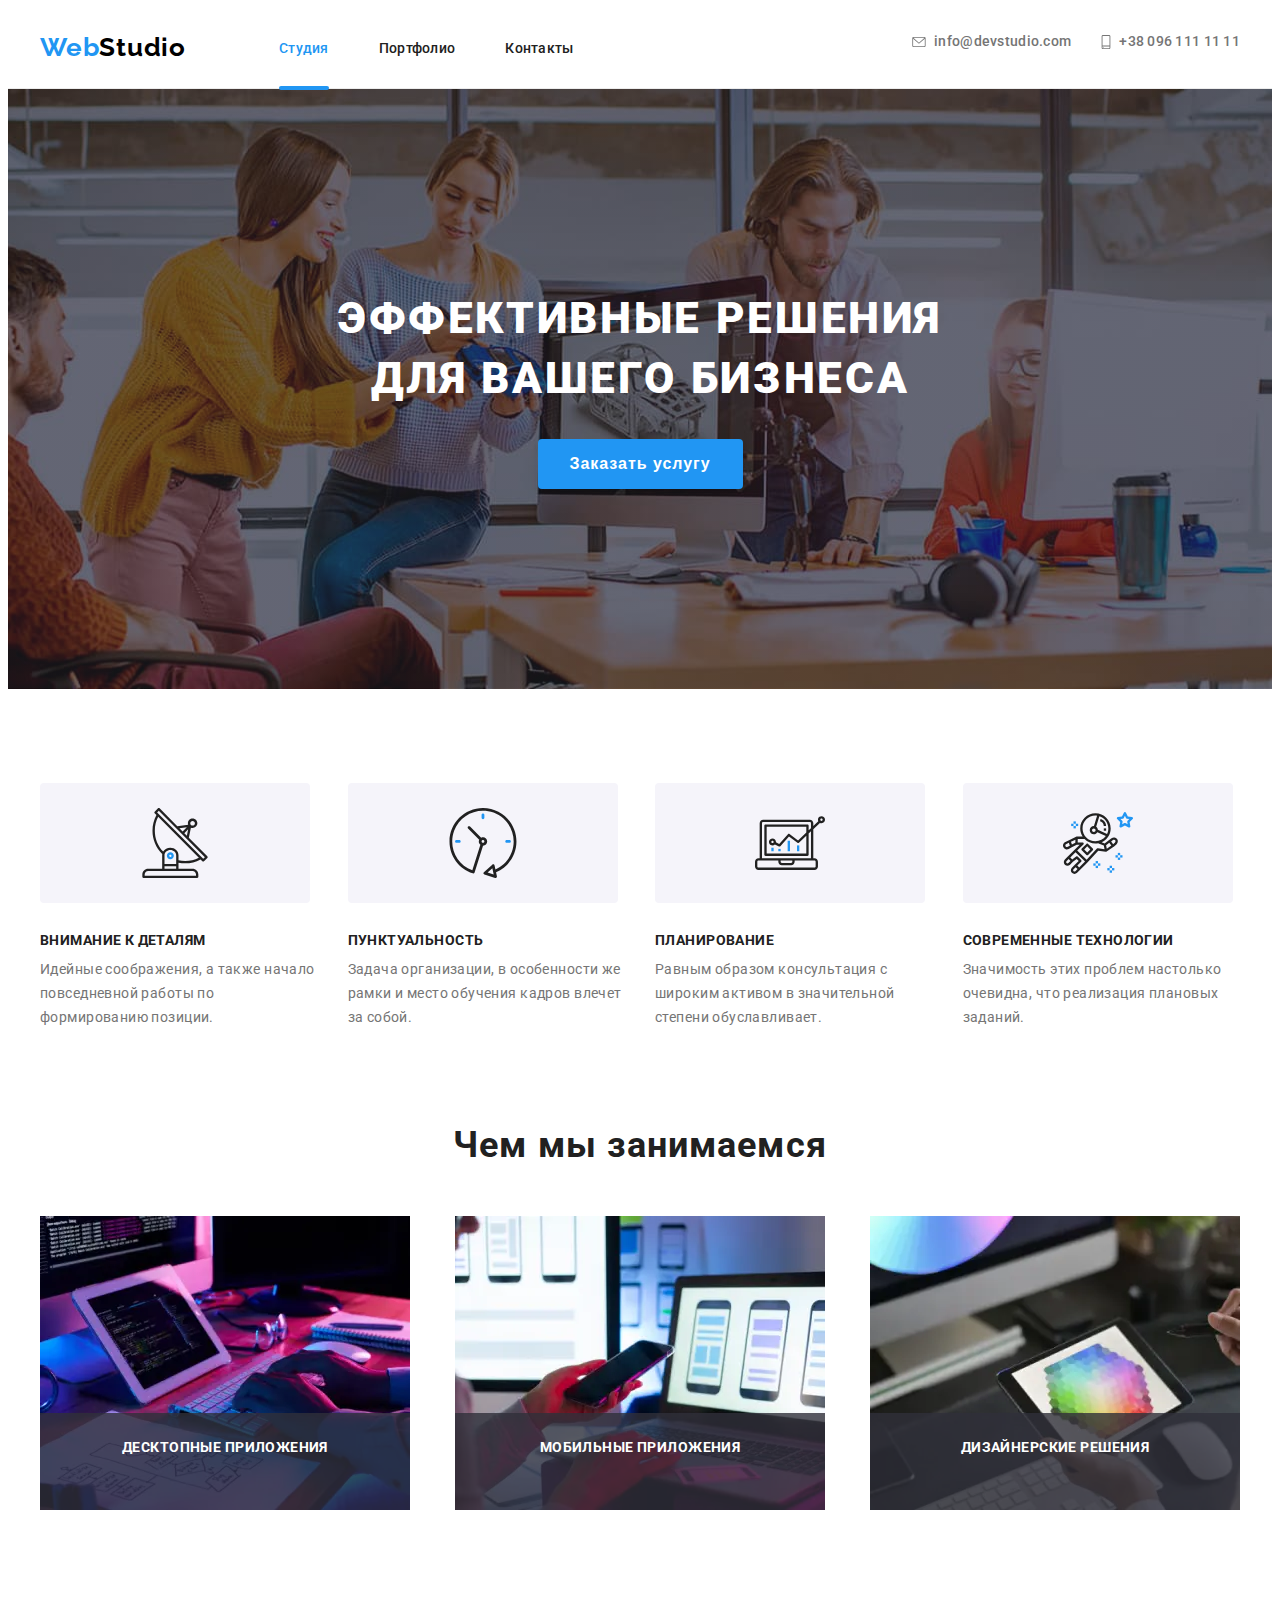
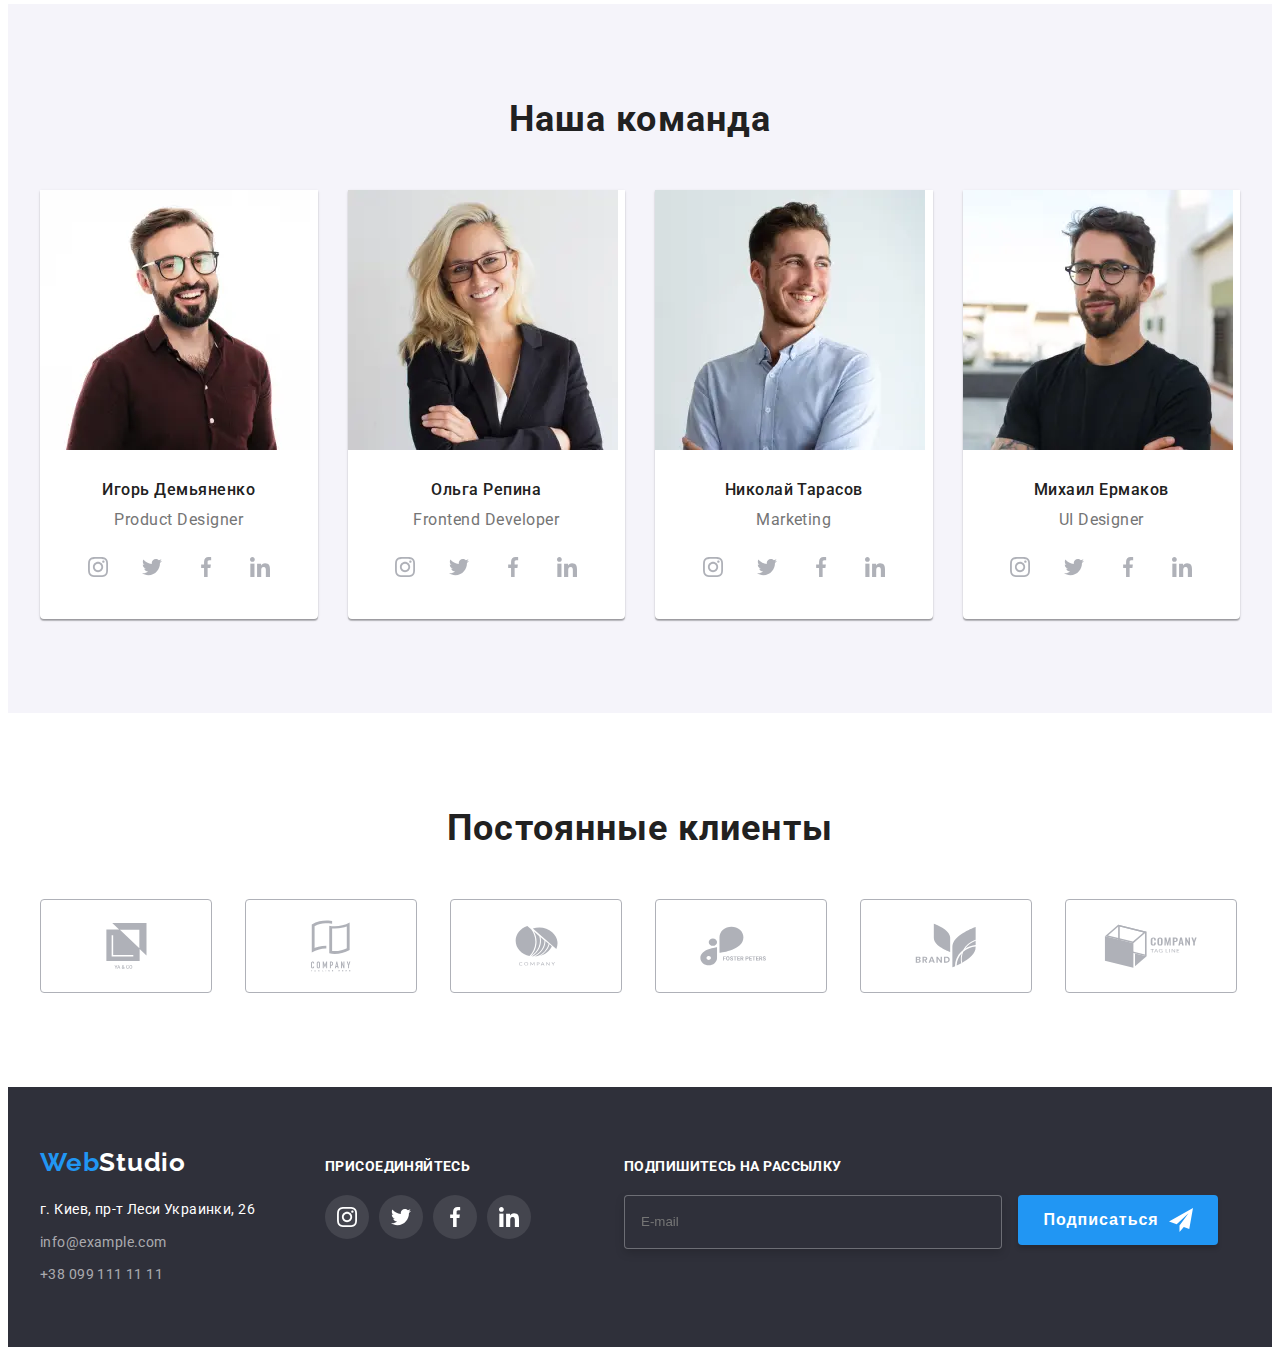
<file: index.html>
<!DOCTYPE html>
<html lang="ru">
  <head>
    <link
      rel="stylesheet"
      href="https://cdnjs.cloudflare.com/ajax/libs/modern-normalize/1.1.0/modern-normalize.min.css"
      integrity="sha512-wpPYUAdjBVSE4KJnH1VR1HeZfpl1ub8YT/NKx4PuQ5NmX2tKuGu6U/JRp5y+Y8XG2tV+wKQpNHVUX03MfMFn9Q=="
      crossorigin="anonymous"
      referrerpolicy="no-referrer"
    />
    <meta charset="UTF-8" />
    <meta http-equiv="X-UA-Compatible" content="IE=edge" />
    <meta name="viewport" content="width=device-width, initial-scale=1.0" />
    <title>WebStudio</title>
    <link rel="preconnect" href="https://fonts.gstatic.com" />
    <link
      href="https://fonts.googleapis.com/css2?family=Raleway:wght@700&family=Roboto:wght@400;500;700;900&display=swap"
      rel="stylesheet"
    />
    <link rel="stylesheet" href="./css/main.min.css" />
  </head>

  <body>
    <!--Шапка сайта (логотип, nav, контакти)-->
    <header class="header">
      <div class="container header__container">
        <nav class="nav">
          <a href="./" class="logo header__logo link"><span>Web</span>Studio</a>

          <!--Навигация на другие страницы-->
          <ul class="nav__menu list">
            <li class="nav__item">
              <a class="nav__link nav__link--current link" href="">Студия</a>
            </li>
            <li class="nav__item">
              <a class="nav__link link" href="./portfolio.html">Портфолио</a>
            </li>
            <li class="nav__item">
              <a class="nav__link link" href="">Контакты</a>
            </li>
          </ul>
        </nav>
        <!-- кнопка бургер-меню -->
        <button class="burger-btn" data-menu-open>
          <svg class="burger-btn__icon">
            <use href="./imeges/sprite.svg#burger-icon"></use>
          </svg>
        </button>

        <!--Контакты-->
        <ul class="header__contact list">
          <li class="header__contact-item">
            <a class="header__contact-mail link" href="mailto:info@devstudio.com">
              <svg class="header__contact-mail-icon">
                <use href="./imeges/sprite.svg#icon-mail"></use>
              </svg>
              info@devstudio.com</a
            >
          </li>
          <li class="header__contact-item">
            <a class="header__contact-tel link" href="tel:+380961111111">
              <svg class="header__contact-tel-icon">
                <use href="./imeges/sprite.svg#icon-tell"></use>
              </svg>
              +38 096 111 11 11</a
            >
          </li>
        </ul>
      </div>

      <!-- mobile-menu -->
      <div class="mobile-menu" data-menu>
        <div class="container mobile-menu__container">
          <button class="close-btn mobile-menu__close-btn" data-menu-close>
            <svg class="close-btn__icon">
              <use href="./imeges/sprite.svg#icon-close-black"></use>
            </svg>
          </button>
          <ul class="nav-list list">
            <li class="nav-list__item">
              <a href="./index.html" class="nav-list__link link">Студия</a>
            </li>
            <li class="nav-list__item">
              <a href="./portfolio.html" class="nav-list__link link">Портфолио</a>
            </li>
            <li class="nav-list__item">
              <a href="" class="nav-list__link link">Контакты</a>
            </li>
          </ul>
          <ul class="mobile-menu__contact list">
            <li class="mobile-menu__contact-item">
              <a class="mobile-menu__contact-tel link" href="tel:+380961111111"
                >+38 096 111 11 11</a
              >
            </li>
            <li class="mobile-menu__contact-item">
              <a class="mobile-menu__contact-mail link" href="mailto:info@devstudio.com"
                >info@devstudio.com</a
              >
            </li>
          </ul>
          <ul class="mobile-menu__social-list list">
            <li class="mobile-menu__social-item">
              <a href="#" class="mobile-menu__social-link link">Instagram</a>
            </li>
            <li class="mobile-menu__social-item">
              <a href="#" class="mobile-menu__social-link link">Twitter</a>
            </li>
            <li class="mobile-menu__social-item">
              <a href="#" class="mobile-menu__social-link link">Facebook</a>
            </li>
            <li class="mobile-menu__social-item">
              <a href="#" class="mobile-menu__social-link link">LinkedIn</a>
            </li>
          </ul>
        </div>
      </div>
    </header>

    <!--Уникальный контент страницы-->
    <main class="main">
      <!--Герой-->
      <section class="hero">
        <div class="container">
          <h1 class="hero__title">Эффективные решения для вашего бизнеса</h1>
          <button type="button" class="button main__button" data-modal-open>Заказать услугу</button>
        </div>
      </section>

      <!--Преимущества-->
      <section class="dignity">
        <div class="container">
          <h2 class="visually-hidden">Почему стоит выбрать нас</h2>
          <ul class="dignity__list list">
            <li class="dignity__item">
              <div class="dignity__icon-conteiner">
                <svg class="dignity__icon"><use href="./imeges/sprite.svg#icon-antenna"></use></svg>
              </div>
              <h3 class="dignity__title">Внимание к деталям</h3>
              <p class="dignity__text">
                Идейные соображения, а также начало повседневной работы по формированию позиции.
              </p>
            </li>

            <li class="dignity__item">
              <div class="dignity__icon-conteiner">
                <svg class="dignity__icon"><use href="./imeges/sprite.svg#icon-clock-1"></use></svg>
              </div>
              <h3 class="dignity__title">Пунктуальность</h3>
              <p class="dignity__text">
                Задача организации, в особенности же рамки и место обучения кадров влечет за собой.
              </p>
            </li>

            <li class="dignity__item">
              <div class="dignity__icon-conteiner">
                <svg class="dignity__icon"><use href="./imeges/sprite.svg#icon-diagram"></use></svg>
              </div>
              <h3 class="dignity__title">Планирование</h3>
              <p class="dignity__text">
                Равным образом консультация с широким активом в значительной степени обуславливает.
              </p>
            </li>

            <li class="dignity__item">
              <div class="dignity__icon-conteiner">
                <svg class="dignity__icon">
                  <use href="./imeges/sprite.svg#icon-astronaut"></use>
                </svg>
              </div>
              <h3 class="dignity__title">Современные технологии</h3>
              <p class="dignity__text">
                Значимость этих проблем настолько очевидна, что реализация плановых заданий.
              </p>
            </li>
          </ul>
        </div>
      </section>

      <!--Чем мы занимаемся-->
      <section class="profile">
        <div class="container">
          <h2 class="profile__titel">Чем мы занимаемся</h2>
          <ul class="profile__list list">
            <li class="profile__item">
              <picture class="picture">
                <source
                  media="(min-width: 1200px)"
                  srcset="
                    ./imeges/profile/desktop-box1.webp    1x,
                    ./imeges/profile/desktop-box1@2x.webp 2x
                  "
                  type="image/webp"
                />
                <source
                  media="(min-width: 1200px)"
                  srcset="
                    ./imeges/profile/desktop-box1.jpg    1x,
                    ./imeges/profile/desktop-box1@2x.jpg 2x
                  "
                />
                <img class="profile__img" src="#" alt="блок1" />
              </picture>
              <p class="profile__label">Десктопные приложения</p>
            </li>

            <li class="profile__item">
              <picture class="picture">
                <source
                  media="(min-width: 1200px)"
                  srcset="
                    ./imeges/profile/desktop-box2.webp    1x,
                    ./imeges/profile/desktop-box2@2x.webp 2x
                  "
                  type="image/webp"
                />
                <source
                  media="(min-width: 1200px)"
                  srcset="
                    ./imeges/profile/desktop-box2.jpg    1x,
                    ./imeges/profile/desktop-box2@2x.jpg 2x
                  "
                />
                <img class="profile__img" src="#" alt="блок2" />
              </picture>
              <p class="profile__label">Мобильные приложения</p>
            </li>

            <li class="profile__item">
              <picture class="picture">
                <source
                  media="(min-width: 1200px)"
                  srcset="
                    ./imeges/profile/desktop-box3.webp    1x,
                    ./imeges/profile/desktop-box3@2x.webp 2x
                  "
                  type="image/webp"
                />
                <source
                  media="(min-width: 1200px)"
                  srcset="
                    ./imeges/profile/desktop-box3.jpg    1x,
                    ./imeges/profile/desktop-box3@2x.jpg 2x
                  "
                />
                <img class="profile__img" src="#" alt="блок3" />
              </picture>
              <p class="profile__label">Дизайнерские решения</p>
            </li>
          </ul>
        </div>
      </section>

      <!--Наша команда-->
      <section class="team">
        <div class="container">
          <h2 class="team__title">Наша команда</h2>
          <ul class="team__list list">
            <!--team-1-->
            <li class="team__item">
              <div class="team__card">
                <picture class="picture">
                  <source
                    media="(min-width: 1200px)"
                    srcset="
                      ./imeges/team/desktop-team-1.webp    1x,
                      ./imeges/team/desktop-team-1@2x.webp 2x
                    "
                    type="image/webp"
                  />
                  <source
                    media="(min-width: 1200px)"
                    srcset="
                      ./imeges/team/desktop-team-1.jpg    1x,
                      ./imeges/team/desktop-team-1@2x.jpg 2x
                    "
                  />
                  <source
                    media="(min-width: 768px)"
                    srcset="
                      ./imeges/team/tablet-team-1.webp    1x,
                      ./imeges/team/tablet-team-1@2x.webp 2x
                    "
                    type="image/webp"
                  />
                  <source
                    media="(min-width: 768px)"
                    srcset="
                      ./imeges/team/tablet-team-1.jpg    1x,
                      ./imeges/team/tablet-team-1@2x.jpg 2x
                    "
                  />
                  <source
                    media="(min-width: 280px)"
                    srcset="
                      ./imeges/team/mobile-team-1.webp    1x,
                      ./imeges/team/mobile-team-1@2x.webp 2x
                    "
                    type="image/webp"
                  />
                  <source
                    media="(min-width: 280px)"
                    srcset="
                      ./imeges/team/mobile-team-1.jpg    1x,
                      ./imeges/team/mobile-team-1@2x.jpg 2x
                    "
                  />
                  <img class="team__img" src="#" alt="Игорь Демьяненко" />
                </picture>
                <div class="team__badge">
                  <h3 class="team__name">Игорь Демьяненко</h3>
                  <p class="team__profession">Product Designer</p>
                  <ul class="social-list list">
                    <li class="social-list__item">
                      <a class="social-list__link social-list_light" href="">
                        <svg class="social-list__icon">
                          <use href="./imeges/sprite.svg#icon-instagram"></use>
                        </svg>
                      </a>
                    </li>
                    <li class="social-list__item">
                      <a class="social-list__link social-list_light" href="">
                        <svg class="social-list__icon">
                          <use href="./imeges/sprite.svg#icon-twitter"></use>
                        </svg>
                      </a>
                    </li>
                    <li class="social-list__item">
                      <a class="social-list__link social-list_light" href="">
                        <svg class="social-list__icon">
                          <use href="./imeges/sprite.svg#icon-facebook"></use>
                        </svg>
                      </a>
                    </li>
                    <li class="social-list__item">
                      <a class="social-list__link social-list_light" href="">
                        <svg class="social-list__icon">
                          <use href="./imeges/sprite.svg#icon-linkedin"></use>
                        </svg>
                      </a>
                    </li>
                  </ul>
                </div>
              </div>
            </li>

            <!--team-2-->
            <li class="team__item">
              <div class="team__card">
                <picture class="picture">
                  <source
                    media="(min-width: 1200px)"
                    srcset="
                      ./imeges/team/team-2/desctop/desktop-team-2.webp    1x,
                      ./imeges/team/team-2/desctop/desktop-team-2@2x.webp 2x
                    "
                    type="image/webp"
                  />
                  <source
                    media="(min-width: 1200px)"
                    srcset="
                      ./imeges/team/team-2/desctop/desktop-team-2.jpg    1x,
                      ./imeges/team/team-2/desctop/desktop-team-2@2x.jpg 2x
                    "
                  />
                  <source
                    media="(min-width: 768px)"
                    srcset="
                      ./imeges/team/team-2/tablet/tablet-team-2.webp    1x,
                      ./imeges/team/team-2/tablet/tablet-team-2@2x.webp 2x
                    "
                    type="image/webp"
                  />
                  <source
                    media="(min-width: 768px)"
                    srcset="
                      ./imeges/team/team-2/tablet/tablet-team-2.jpg    1x,
                      ./imeges/team/team-2/tablet/tablet-team-2@2x.jpg 2x
                    "
                  />
                  <source
                    media="(min-width: 280px)"
                    srcset="
                      ./imeges/team/team-2/mobile/mobile-team-2.webp    1x,
                      ./imeges/team/team-2/mobile/mobile-team-2@2x.webp 2x
                    "
                    type="image/webp"
                  />
                  <source
                    media="(min-width: 280px)"
                    srcset="
                      ./imeges/team/team-2/mobile/mobile-team-2.jpg    1x,
                      ./imeges/team/team-2/mobile/mobile-team-2@2x.jpg 2x
                    "
                  />
                  <img class="team__img" src="#" alt="Ольга Репина" />
                </picture>
                <div class="team__badge">
                  <h3 class="team__name">Ольга Репина</h3>
                  <p class="team__profession">Frontend Developer</p>
                  <ul class="social-list list">
                    <li class="social-list__item">
                      <a class="social-list__link social-list_light" href="">
                        <svg class="social-list__icon">
                          <use href="./imeges/sprite.svg#icon-instagram"></use>
                        </svg>
                      </a>
                    </li>
                    <li class="social-list__item">
                      <a class="social-list__link social-list_light" href="">
                        <svg class="social-list__icon">
                          <use href="./imeges/sprite.svg#icon-twitter"></use>
                        </svg>
                      </a>
                    </li>
                    <li class="social-list__item">
                      <a class="social-list__link social-list_light" href="">
                        <svg class="social-list__icon">
                          <use href="./imeges/sprite.svg#icon-facebook"></use>
                        </svg>
                      </a>
                    </li>
                    <li class="social-list__item">
                      <a class="social-list__link social-list_light" href="">
                        <svg class="social-list__icon">
                          <use href="./imeges/sprite.svg#icon-linkedin"></use>
                        </svg>
                      </a>
                    </li>
                  </ul>
                </div>
              </div>
            </li>

            <!--team-3-->
            <li class="team__item">
              <div class="team__card">
                <picture class="picture">
                  <source
                    media="(min-width: 1200px)"
                    srcset="
                      ./imeges/team/team-3/desctop/desktop-team-3.webp    1x,
                      ./imeges/team/team-3/desctop/desktop-team-3@2x.webp 2x
                    "
                    type="image/webp"
                  />
                  <source
                    media="(min-width: 1200px)"
                    srcset="
                      ./imeges/team/team-3/desctop/desktop-team-3.jpg    1x,
                      ./imeges/team/team-3/desctop/desktop-team-3@2x.jpg 2x
                    "
                  />
                  <source
                    media="(min-width: 768px)"
                    srcset="
                      ./imeges/team/team-3/tablet/tablet-team-3.webp    1x,
                      ./imeges/team/team-3/tablet/tablet-team-3@2x.webp 2x
                    "
                    type="image/webp"
                  />
                  <source
                    media="(min-width: 768px)"
                    srcset="
                      ./imeges/team/team-3/tablet/tablet-team-3.jpg    1x,
                      ./imeges/team/team-3/tablet/tablet-team-3@2x.jpg 2x
                    "
                  />
                  <source
                    media="(min-width: 280px)"
                    srcset="
                      ./imeges/team/team-3/mobile/mobile-team-3.webp    1x,
                      ./imeges/team/team-3/mobile/mobile-team-3@2x.webp 2x
                    "
                    type="image/webp"
                  />
                  <source
                    media="(min-width: 280px)"
                    srcset="
                      ./imeges/team/team-3/mobile/mobile-team-3.jpg    1x,
                      ./imeges/team/team-3/mobile/mobile-team-3@2x.jpg 2x
                    "
                  />
                  <img class="team__img" src="#" alt="Николай Тарасов" />
                </picture>
                <div class="team__badge">
                  <h3 class="team__name">Николай Тарасов</h3>
                  <p class="team__profession">Marketing</p>
                  <ul class="social-list list">
                    <li class="social-list__item">
                      <a class="social-list__link social-list_light" href="">
                        <svg class="social-list__icon">
                          <use href="./imeges/sprite.svg#icon-instagram"></use>
                        </svg>
                      </a>
                    </li>
                    <li class="social-list__item">
                      <a class="social-list__link social-list_light" href="">
                        <svg class="social-list__icon">
                          <use href="./imeges/sprite.svg#icon-twitter"></use>
                        </svg>
                      </a>
                    </li>
                    <li class="social-list__item">
                      <a class="social-list__link social-list_light" href="">
                        <svg class="social-list__icon">
                          <use href="./imeges/sprite.svg#icon-facebook"></use>
                        </svg>
                      </a>
                    </li>
                    <li class="social-list__item">
                      <a class="social-list__link social-list_light" href="">
                        <svg class="social-list__icon">
                          <use href="./imeges/sprite.svg#icon-linkedin"></use>
                        </svg>
                      </a>
                    </li>
                  </ul>
                </div>
              </div>
            </li>

            <!--team-4-->
            <li class="team__item">
              <div class="team__card">
                <picture class="picture">
                  <source
                    media="(min-width: 1200px)"
                    srcset="
                      ./imeges/team/team-4/desctop/desktop-team-4.webp    1x,
                      ./imeges/team/team-4/desctop/desktop-team-4@2x.webp 2x
                    "
                    type="image/webp"
                  />
                  <source
                    media="(min-width: 1200px)"
                    srcset="
                      ./imeges/team/team-4/desctop/desktop-team-4.jpg    1x,
                      ./imeges/team/team-4/desctop/desktop-team-4@2x.jpg 2x
                    "
                  />
                  <source
                    media="(min-width: 768px)"
                    srcset="
                      ./imeges/team/team-4/tablet/tablet-team-4.webp    1x,
                      ./imeges/team/team-4/tablet/tablet-team-4@2x.webp 2x
                    "
                    type="image/webp"
                  />
                  <source
                    media="(min-width: 768px)"
                    srcset="
                      ./imeges/team/team-4/tablet/tablet-team-4.jpg    1x,
                      ./imeges/team/team-4/tablet/tablet-team-4@2x.jpg 2x
                    "
                  />
                  <source
                    media="(min-width: 280px)"
                    srcset="
                      ./imeges/team/team-4/mobile/mobile-team-4.webp    1x,
                      ./imeges/team/team-4/mobile/mobile-team-4@2x.webp 2x
                    "
                    type="image/webp"
                  />
                  <source
                    media="(min-width: 280px)"
                    srcset="
                      ./imeges/team/team-4/mobile/mobile-team-4.jpg    1x,
                      ./imeges/team/team-4/mobile/mobile-team-4@2x.jpg 2x
                    "
                  />
                  <img class="team__img" src="#" alt="Михаил Ермаков" />
                </picture>
                <div class="team__badge">
                  <h3 class="team__name">Михаил Ермаков</h3>
                  <p class="team__profession">UI Designer</p>
                  <ul class="social-list list">
                    <li class="social-list__item">
                      <a class="social-list__link social-list_light" href="">
                        <svg class="social-list__icon">
                          <use href="./imeges/sprite.svg#icon-instagram"></use>
                        </svg>
                      </a>
                    </li>
                    <li class="social-list__item">
                      <a class="social-list__link social-list_light" href="">
                        <svg class="social-list__icon">
                          <use href="./imeges/sprite.svg#icon-twitter"></use>
                        </svg>
                      </a>
                    </li>
                    <li class="social-list__item">
                      <a class="social-list__link social-list_light" href="">
                        <svg class="social-list__icon">
                          <use href="./imeges/sprite.svg#icon-facebook"></use>
                        </svg>
                      </a>
                    </li>
                    <li class="social-list__item">
                      <a class="social-list__link social-list_light" href="">
                        <svg class="social-list__icon">
                          <use href="./imeges/sprite.svg#icon-linkedin"></use>
                        </svg>
                      </a>
                    </li>
                  </ul>
                </div>
              </div>
            </li>
          </ul>
        </div>
      </section>

      <!-- Постоянные клиенты -->
      <section class="clients">
        <div class="container">
          <h2 class="clients__title">Постоянные клиенты</h2>
          <ul class="clients__list list">
            <li class="clients__item">
              <a class="clients__link" href="">
                <svg class="clients__icon" width="41" height="46">
                  <use href="./imeges/sprite.svg#icon-client-1"></use>
                </svg>
              </a>
            </li>

            <li class="clients__item">
              <a class="clients__link" href="">
                <svg class="clients__icon" width="40" height="52">
                  <use href="./imeges/sprite.svg#icon-client-2"></use>
                </svg>
              </a>
            </li>

            <li class="clients__item">
              <a class="clients__link" href="">
                <svg class="clients__icon" width="43" height="41">
                  <use href="./imeges/sprite.svg#icon-client-3"></use>
                </svg>
              </a>
            </li>

            <li class="clients__item">
              <a class="clients__link" href="">
                <svg class="clients__icon" width="84" height="40">
                  <use href="./imeges/sprite.svg#icon-client-4"></use>
                </svg>
              </a>
            </li>

            <li class="clients__item">
              <a class="clients__link" href="">
                <svg class="clients__icon" width="62" height="45">
                  <use href="./imeges/sprite.svg#icon-client-5"></use>
                </svg>
              </a>
            </li>

            <li class="clients__item">
              <a class="clients__link" href="">
                <svg class="clients__icon" width="94" height="44">
                  <use href="./imeges/sprite.svg#icon-client-6"></use>
                </svg>
              </a>
            </li>
          </ul>
        </div>
      </section>
    </main>

    <!--Подвал страницы-->
    <footer class="footer">
      <div class="container">
        <div class="footer__contact-data">
          <!-- Адресс -->
          <div class="footer__contact">
            <section class="contact-info">
              <a href="./" class="logo footer__logo link"><span>Web</span>Studio</a>
              <address class="contact-info__address">
                <ul class="contact-info__list list">
                  <li class="contact-info__item">
                    <a
                      class="contact-info__address-link link"
                      href="https://goo.gl/maps/ubs8C16pTjqJVdpH9"
                      target="_blank"
                      rel="noopener noreferrer"
                      >г. Киев, пр-т Леси Украинки, 26</a
                    >
                  </li>
                  <li class="contact-info__item">
                    <a class="contact-info__link link" href="mailto:info@example.com"
                      >info@example.com</a
                    >
                  </li>
                  <li class="contact-info__item">
                    <a class="contact-info__link link" href="tel:+380991111111"
                      >+38 099 111 11 11</a
                    >
                  </li>
                </ul>
              </address>
            </section>
            <!-- Присоединяйтесь -->
            <section class="social-footer">
              <p class="social-footer__title">Присоединяйтесь</p>
              <ul class="social-list list">
                <li class="social-footer__item">
                  <a class="social-list__link social-list_dark" href="">
                    <svg class="social-list__icon">
                      <use href="./imeges/sprite.svg#icon-instagram"></use>
                    </svg>
                  </a>
                </li>
                <li class="social-footer__item">
                  <a class="social-list__link social-list_dark" href="">
                    <svg class="social-list__icon">
                      <use href="./imeges/sprite.svg#icon-twitter"></use>
                    </svg>
                  </a>
                </li>
                <li class="social-footer-item">
                  <a class="social-list__link social-list_dark" href="">
                    <svg class="social-list__icon">
                      <use href="./imeges/sprite.svg#icon-facebook"></use>
                    </svg>
                  </a>
                </li>
                <li class="social-footer__item">
                  <a class="social-list__link social-list_dark" href="">
                    <svg class="social-list__icon">
                      <use href="./imeges/sprite.svg#icon-linkedin"></use>
                    </svg>
                  </a>
                </li>
              </ul>
            </section>
          </div>

          <!-- Подписка на рассылку -->
          <section class="footer__newsletter">
            <p class="footer__newsletter-text">Подпишитесь на рассылку</p>
            <form action="#" class="footer__form">
              <label class="footer__form-field">
                <input
                  type="email"
                  name="user-mail"
                  class="footer__form-input"
                  placeholder="E-mail"
                />
              </label>
              <button type="submit" class="button footer__form-button">
                Подписаться
                <svg class="footer__icon-send">
                  <use href="./imeges/sprite.svg#icon-icon-send"></use>
                </svg>
              </button>
            </form>
          </section>
        </div>
      </div>
    </footer>

    <!-- Модальное окно с backdrop -->
    <div class="backdrop is-hidden" data-modal>
      <div class="modal">
        <button type="button" class="modal__close-btn" data-modal-close>
          <svg class="modal__close-btn-icon">
            <use href="./imeges/sprite.svg#icon-close-black"></use>
          </svg>
        </button>

        <form action="#" class="modal-form">
          <b class="modal-form__head">Оставьте свои данные, мы вам перезвоним</b>

          <label class="modal-form__field"
            >Имя
            <span class="modal-form__input-wrapper">
              <input
                type="text"
                class="modal-form__input"
                name="user-name"
                required
                minlength="2"
                pattern="[a-zA-Zа-яёА-ЯЁ]+"
                title="Имя должно содержать символы кирилицы или латиницы"
              />
              <svg class="modal-form__icon">
                <use href="./imeges/sprite.svg#icon-person-modal"></use>
              </svg>
            </span>
          </label>

          <label class="modal-form__field"
            >Телефон
            <span class="modal-form__input-wrapper">
              <input
                type="tel"
                class="modal-form__input"
                name="user-tel"
                pattern="[0-9]{3}-[0-9]{3}-[0-9]{2}-[0-9]{2}"
                title="096-000-00-00"
                required
              />
              <svg class="modal-form__icon">
                <use href="./imeges/sprite.svg#icon-phone-modal"></use>
              </svg>
            </span>
          </label>

          <label class="modal-form__field"
            >Почта
            <span class="modal-form__input-wrapper">
              <input type="email" class="modal-form__input" name="user-mail" required />
              <svg class="modal-form__icon">
                <use href="./imeges/sprite.svg#icon-email-modal"></use>
              </svg>
            </span>
          </label>

          <label class="modal-form__field"
            >Комментарий
            <textarea
              class="modal-form__message"
              name="user-message"
              placeholder="Введите текст"
            ></textarea>
          </label>

          <input type="checkbox" id="accept-policy" class="modal-form__checkbox visually-hidden" />
          <label for="accept-policy" class="modal-form__checkbox-label"
            ><span class=""
              >Соглашаюсь с рассылкой и принимаю&nbsp;<a href="#" class="modal-form__label-link"
                >Условия договора</a
              ></span
            >
          </label>

          <button type="submit" class="modal-form__button">Отправить</button>
        </form>
      </div>
    </div>

    <script src="./js/menu.js"></script>
    <script src="./js/modal.js"></script>
  </body>
</html>
</file>
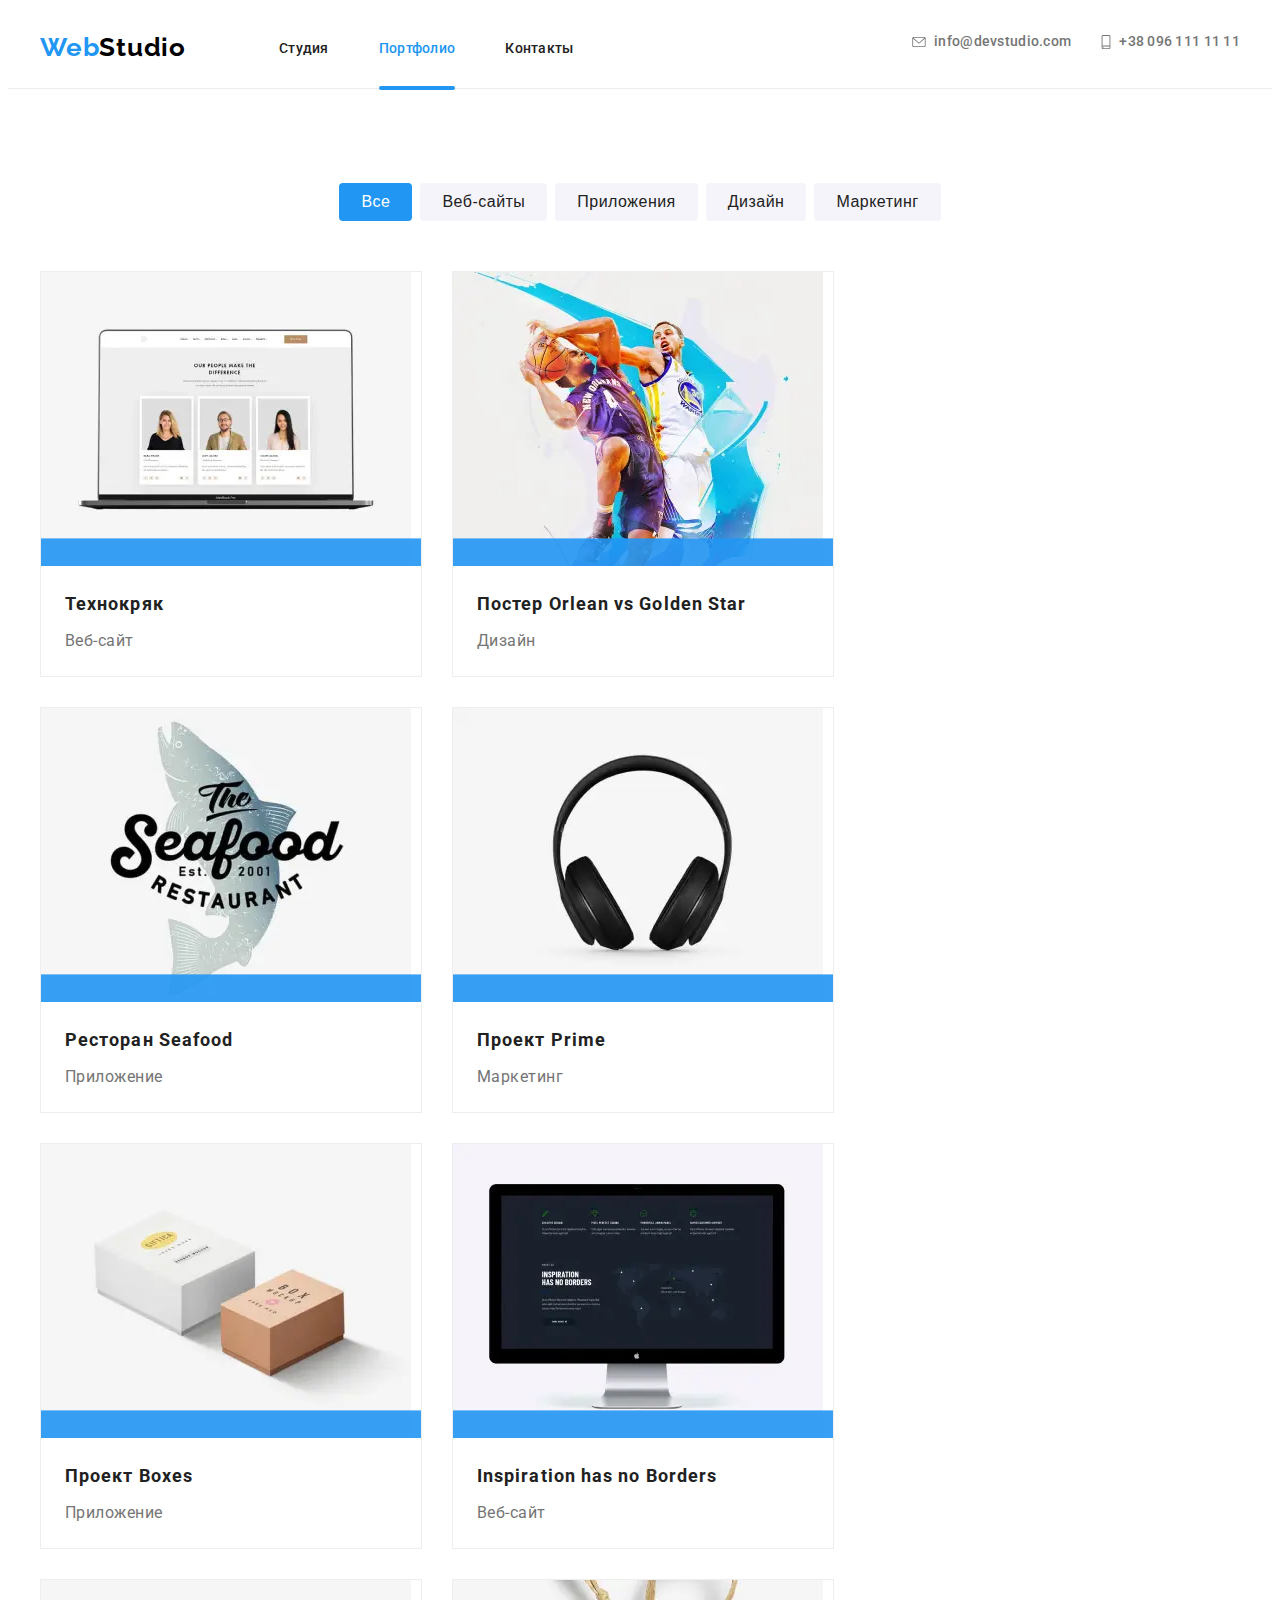
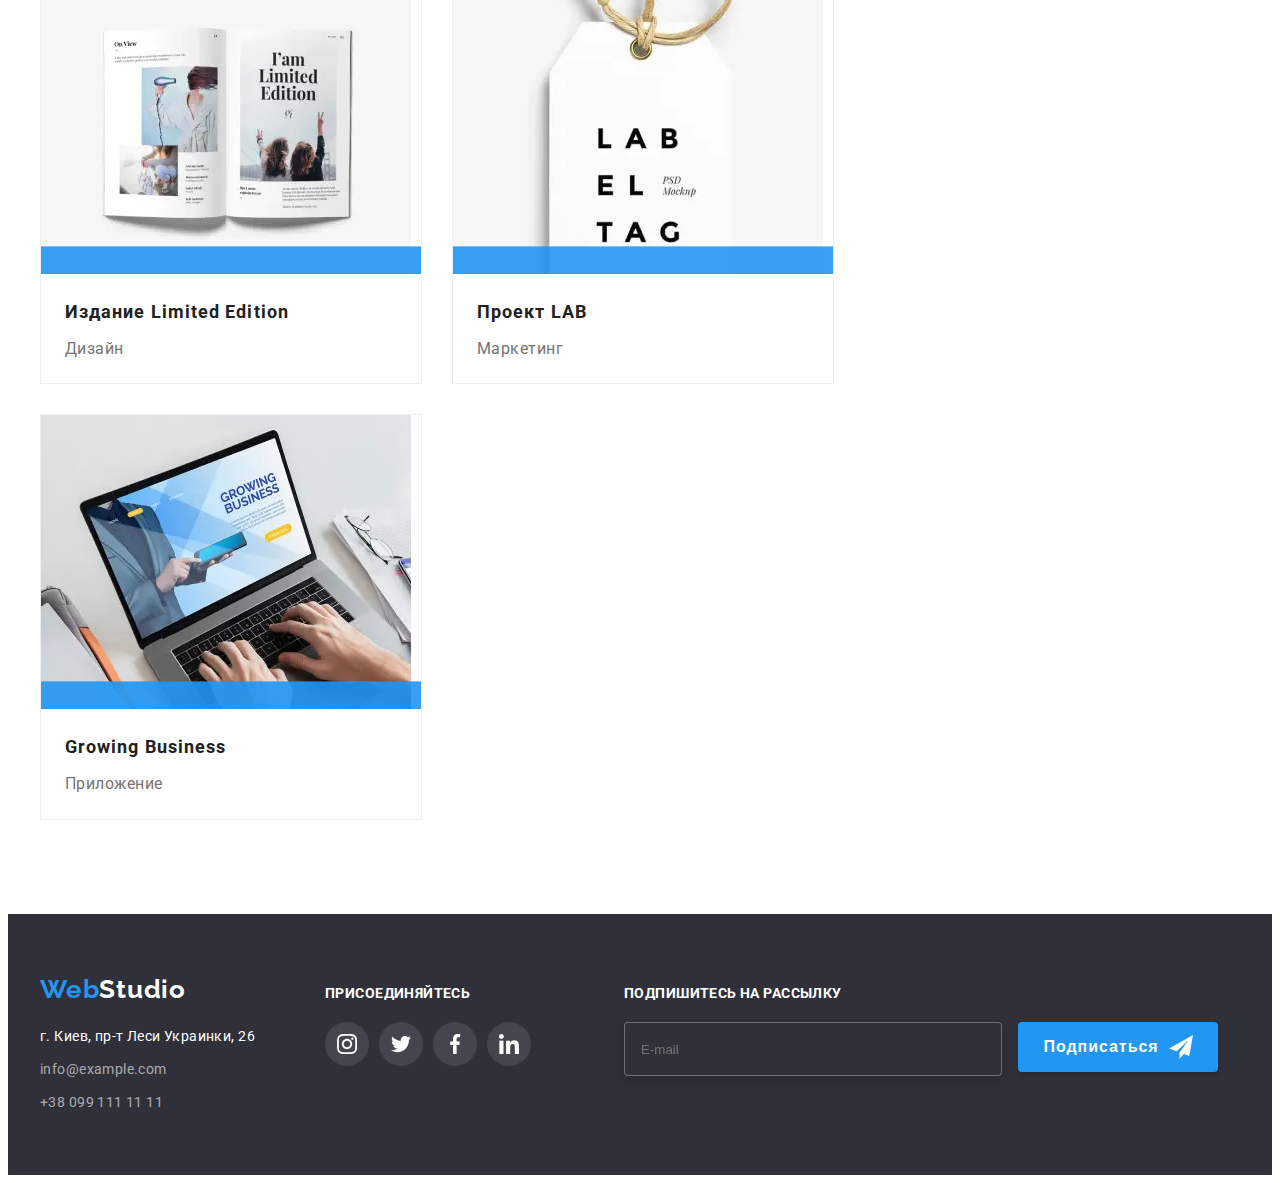
<file: portfolio.html>
<!DOCTYPE html>
<html lang="ru">
  <head>
    <link
      rel="stylesheet"
      href="https://cdnjs.cloudflare.com/ajax/libs/modern-normalize/1.1.0/modern-normalize.min.css"
      integrity="sha512-wpPYUAdjBVSE4KJnH1VR1HeZfpl1ub8YT/NKx4PuQ5NmX2tKuGu6U/JRp5y+Y8XG2tV+wKQpNHVUX03MfMFn9Q=="
      crossorigin="anonymous"
      referrerpolicy="no-referrer"
    />
    <meta charset="UTF-8" />
    <meta http-equiv="X-UA-Compatible" content="IE=edge" />
    <meta name="viewport" content="width=device-width, initial-scale=1.0" />
    <title>WebStudio</title>
    <link rel="preconnect" href="https://fonts.gstatic.com" />
    <link
      href="https://fonts.googleapis.com/css2?family=Raleway:wght@700&family=Roboto:wght@400;500;700;900&display=swap"
      rel="stylesheet"
    />
    <link rel="stylesheet" href="./css/main.min.css" />
  </head>

  <body>
    <!--Шапка сайта (логотип, nav, контакти)-->
    <header class="header">
      <div class="container header__container">
        <nav class="nav">
          <a href="./" class="logo header__logo link"><span>Web</span>Studio</a>

          <!--Навигация на другие страницы-->
          <ul class="nav__menu list">
            <li class="nav__item">
              <a class="nav__link link" href="./index.html">Студия</a>
            </li>
            <li class="nav__item">
              <a class="nav__link nav__link--current link" href="./portfolio.html">Портфолио</a>
            </li>
            <li class="nav__item">
              <a class="nav__link link" href="">Контакты</a>
            </li>
          </ul>
        </nav>
        <!-- кнопка бургер-меню -->
        <button class="burger-btn" data-menu-open>
          <svg class="burger-btn__icon">
            <use href="./imeges/sprite.svg#burger-icon"></use>
          </svg>
        </button>

        <!--Контакты-->
        <ul class="header__contact list">
          <li class="header__contact-item">
            <a class="header__contact-mail link" href="mailto:info@devstudio.com">
              <svg class="header__contact-mail-icon">
                <use href="./imeges/sprite.svg#icon-mail"></use>
              </svg>
              info@devstudio.com</a
            >
          </li>
          <li class="header__contact-item">
            <a class="header__contact-tel link" href="tel:+380961111111">
              <svg class="header__contact-tel-icon">
                <use href="./imeges/sprite.svg#icon-tell"></use>
              </svg>
              +38 096 111 11 11</a
            >
          </li>
        </ul>
      </div>

      <!-- mobile-menu -->
      <div class="mobile-menu" data-menu>
        <div class="container mobile-menu__container">
          <button class="close-btn mobile-menu__close-btn" data-menu-close>
            <svg class="close-btn__icon">
              <use href="./imeges/sprite.svg#icon-close-black"></use>
            </svg>
          </button>
          <ul class="nav-list list">
            <li class="nav-list__item">
              <a href="./index.html" class="nav-list__link link">Студия</a>
            </li>
            <li class="nav-list__item">
              <a href="./portfolio.html" class="nav-list__link link">Портфолио</a>
            </li>
            <li class="nav-list__item">
              <a href="" class="nav-list__link link">Контакты</a>
            </li>
          </ul>
          <ul class="mobile-menu__contact list">
            <li class="mobile-menu__contact-item">
              <a class="mobile-menu__contact-tel link" href="tel:+380961111111"
                >+38 096 111 11 11</a
              >
            </li>
            <li class="mobile-menu__contact-item">
              <a class="mobile-menu__contact-mail link" href="mailto:info@devstudio.com"
                >info@devstudio.com</a
              >
            </li>
          </ul>
          <ul class="mobile-menu__social-list list">
            <li class="mobile-menu__social-item">
              <a href="" class="mobile-menu__social-link link">Instagram</a>
            </li>
            <li class="mobile-menu__social-item">
              <a href="" class="mobile-menu__social-link link">Twitter</a>
            </li>
            <li class="mobile-menu__social-item">
              <a href="" class="mobile-menu__social-link link">Facebook</a>
            </li>
            <li class="mobile-menu__social-item">
              <a href="" class="mobile-menu__social-link link">LinkedIn</a>
            </li>
          </ul>
        </div>
      </div>
    </header>
    <!--Уникальный контент страницы-->
    <main>
      <section class="portfolio">
        <div class="container">
          <h1 class="visually-hidden">Портофолио</h1>
          <!--Фильтр-кнопки-->
          <ul class="portfolio__filter list">
            <li class="portfolio__filter-item">
              <button type="button" class="portfolio__filter-btn current">Все</button>
            </li>
            <li class="portfolio__filter-item">
              <button type="button" class="portfolio__filter-btn">Веб-сайты</button>
            </li>
            <li class="portfolio__filter-item">
              <button type="button" class="portfolio__filter-btn">Приложения</button>
            </li>
            <li class="portfolio__filter-item">
              <button type="button" class="portfolio__filter-btn">Дизайн</button>
            </li>
            <li class="portfolio__filter-item">
              <button type="button" class="portfolio__filter-btn">Маркетинг</button>
            </li>
          </ul>

          <!--Роботы проведенные студией-->
          <ul class="project__list list">
            <li class="project__item">
              <a class="project__link link" href="">
                <div class="project__div-overlay">
                  <picture class="picture">
                    <source
                      media="(min-width: 1200px)"
                      srcset="
                        ./imeges/portfolio-page/desktop/desktop-project1.webp    1x,
                        ./imeges/portfolio-page/desktop/desktop-project1@2x.webp 2x
                      "
                      type="image/webp"
                    />
                    <source
                      media="(min-width: 1200px)"
                      srcset="
                        ./imeges/portfolio-page/desktop/desktop-project1.jpg    1x,
                        ./imeges/portfolio-page/desktop/desktop-project1@2x.jpg 2x
                      "
                    />
                    <source
                      media="(min-width: 768px)"
                      srcset="
                        ./imeges/portfolio-page/tablet/tablet-project1.webp         1x,
                        ./imeges/portfolio-page/tablet/tablet-project1.webp@2x.webp 2x
                      "
                      type="image/webp"
                    />
                    <source
                      media="(min-width: 768px)"
                      srcset="
                        ./imeges/portfolio-page/tablet/tablet-project1.webp.jpg    1x,
                        ./imeges/portfolio-page/tablet/tablet-project1.webp@2x.jpg 2x
                      "
                    />
                    <source
                      media="(min-width: 280px)"
                      srcset="
                        ./imeges/portfolio-page/mobile/mobile-project1.webp    1x,
                        ./imeges/portfolio-page/mobile/mobile-project1@2x.webp 2x
                      "
                      type="image/webp"
                    />
                    <source
                      media="(min-width: 280px)"
                      srcset="
                        ./imeges/portfolio-page/mobile/mobile-project1.jpg    1x,
                        ./imeges/portfolio-page/mobile/mobile-project1@2x.jpg 2x
                      "
                    />
                    <img class="project__img" src="#" alt="Веб-сайт" />
                  </picture>
                  <p class="project__overlay">
                    Технокряк это современная площадка распространения коронавируса. Компании
                    используют эту платформу для цифрового шпионажа и атак на защищённые сервера
                    конкурентов.
                  </p>
                </div>
                <div class="project__card">
                  <h2 class="project__title">Технокряк</h2>
                  <p class="project__text">Веб-сайт</p>
                </div>
              </a>
            </li>

            <li class="project__item">
              <a class="project__link link" href="">
                <div class="project__div-overlay">
                  <picture class="picture">
                    <source
                      media="(min-width: 1200px)"
                      srcset="
                        ./imeges/portfolio-page/desktop/desktop-project2.webp    1x,
                        ./imeges/portfolio-page/desktop/desktop-project2@2x.webp 2x
                      "
                      type="image/webp"
                    />
                    <source
                      media="(min-width: 1200px)"
                      srcset="
                        ./imeges/portfolio-page/desktop/desktop-project2.jpg    1x,
                        ./imeges/portfolio-page/desktop/desktop-project2@2x.jpg 2x
                      "
                    />
                    <source
                      media="(min-width: 768px)"
                      srcset="
                        ./imeges/portfolio-page/tablet/tablet-project2.webp         1x,
                        ./imeges/portfolio-page/tablet/tablet-project2.webp@2x.webp 2x
                      "
                      type="image/webp"
                    />
                    <source
                      media="(min-width: 768px)"
                      srcset="
                        /imeges/portfolio-page/tablet/tablet-project2.jpg    1x,
                        /imeges/portfolio-page/tablet/tablet-project2@2x.jpg 2x
                      "
                    />
                    <source
                      media="(min-width: 280px)"
                      srcset="
                        ./imeges/portfolio-page/mobile/mobile-project2.webp    1x,
                        ./imeges/portfolio-page/mobile/mobile-project2@2x.webp 2x
                      "
                      type="image/webp"
                    />
                    <source
                      media="(min-width: 280px)"
                      srcset="
                        /imeges/portfolio-page/mobile/mobile-project2.jpg    1x,
                        /imeges/portfolio-page/mobile/mobile-project2@2x.jpg 2x
                      "
                    />

                    <img class="project__img" src="#" alt="Постер" />
                  </picture>
                  <p class="project__overlay">
                    Технокряк это современная площадка распространения коронавируса. Компании
                    используют эту платформу для цифрового шпионажа и атак на защищённые сервера
                    конкурентов.
                  </p>
                </div>
                <div class="project__card">
                  <h2 class="project__title">
                    Постер <span lang="en">Orlean vs Golden Star</span>
                  </h2>
                  <p class="project__text">Дизайн</p>
                </div>
              </a>
            </li>

            <li class="project__item">
              <a class="project__link link" href="">
                <div class="project__div-overlay">
                  <picture class="picture">
                    <source
                      media="(min-width: 1200px)"
                      srcset="
                        ./imeges/portfolio-page/desktop/desktop-project3.webp    1x,
                        ./imeges/portfolio-page/desktop/desktop-project3@2x.webp 2x
                      "
                      type="image/webp"
                    />
                    <source
                      media="(min-width: 1200px)"
                      srcset="
                        ./imeges/portfolio-page/desktop/desktop-project3.jpg    1x,
                        ./imeges/portfolio-page/desktop/desktop-project3@2x.jpg 2x
                      "
                    />
                    <source
                      media="(min-width: 768px)"
                      srcset="
                        ./imeges/portfolio-page/tablet/tablet-project3.webp         1x,
                        ./imeges/portfolio-page/tablet/tablet-project3.webp@2x.webp 2x
                      "
                      type="image/webp"
                    />
                    <source
                      media="(min-width: 768px)"
                      srcset="
                        ./imeges/portfolio-page/tablet/tablet-project3.webp.jpg    1x,
                        ./imeges/portfolio-page/tablet/tablet-project3.webp@2x.jpg 2x
                      "
                    />
                    <source
                      media="(min-width: 280px)"
                      srcset="
                        ./imeges/portfolio-page/mobile/mobile-project3.webp    1x,
                        ./imeges/portfolio-page/mobile/mobile-project3@2x.webp 2x
                      "
                      type="image/webp"
                    />
                    <source
                      media="(min-width: 280px)"
                      srcset="
                        ./imeges/portfolio-page/mobile/mobile-project3.jpg    1x,
                        ./imeges/portfolio-page/mobile/mobile-project3@2x.jpg 2x
                      "
                    />
                    <img class="project__img" src="#" alt="Логотип ресторана Seafood" />
                  </picture>
                  <p class="project__overlay">
                    Технокряк это современная площадка распространения коронавируса. Компании
                    используют эту платформу для цифрового шпионажа и атак на защищённые сервера
                    конкурентов.
                  </p>
                </div>
                <div class="project__card">
                  <h2 class="project__title">Ресторан <span lang="en">Seafood</span></h2>
                  <p class="project__text">Приложение</p>
                </div>
              </a>
            </li>

            <li class="project__item">
              <a class="project__link link" href="">
                <div class="project__div-overlay">
                  <picture class="picture">
                    <source
                      media="(min-width: 1200px)"
                      srcset="
                        ./imeges/portfolio-page/desktop/desktop-project4.webp    1x,
                        ./imeges/portfolio-page/desktop/desktop-project4@2x.webp 2x
                      "
                      type="image/webp"
                    />
                    <source
                      media="(min-width: 1200px)"
                      srcset="
                        ./imeges/portfolio-page/desktop/desktop-project4.jpg    1x,
                        ./imeges/portfolio-page/desktop/desktop-project4@2x.jpg 2x
                      "
                    />
                    <source
                      media="(min-width: 768px)"
                      srcset="
                        ./imeges/portfolio-page/tablet/tablet-project4.webp         1x,
                        ./imeges/portfolio-page/tablet/tablet-project4.webp@2x.webp 2x
                      "
                      type="image/webp"
                    />
                    <source
                      media="(min-width: 768px)"
                      srcset="
                        ./imeges/portfolio-page/tablet/tablet-project4.webp.jpg    1x,
                        ./imeges/portfolio-page/tablet/tablet-project4.webp@2x.jpg 2x
                      "
                    />
                    <source
                      media="(min-width: 280px)"
                      srcset="
                        ./imeges/portfolio-page/mobile/mobile-project4.webp    1x,
                        ./imeges/portfolio-page/mobile/mobile-project4@2x.webp 2x
                      "
                      type="image/webp"
                    />
                    <source
                      media="(min-width: 280px)"
                      srcset="
                        ./imeges/portfolio-page/mobile/mobile-project4.jpg    1x,
                        ./imeges/portfolio-page/mobile/mobile-project4@2x.jpg 2x
                      "
                    />
                    <img class="project__img" src="#" alt="Наушники" />
                  </picture>
                  <p class="project__overlay">
                    Технокряк это современная площадка распространения коронавируса. Компании
                    используют эту платформу для цифрового шпионажа и атак на защищённые сервера
                    конкурентов.
                  </p>
                </div>
                <div class="project__card">
                  <h2 class="project__title">Проект <span lang="en">Prime</span></h2>
                  <p class="project__text">Маркетинг</p>
                </div>
              </a>
            </li>

            <li class="project__item">
              <a class="project__link link" href="">
                <div class="project__div-overlay">
                  <picture class="picture">
                    <source
                      media="(min-width: 1200px)"
                      srcset="
                        ./imeges/portfolio-page/desktop/desktop-project5.webp    1x,
                        ./imeges/portfolio-page/desktop/desktop-project5@2x.webp 2x
                      "
                      type="image/webp"
                    />
                    <source
                      media="(min-width: 1200px)"
                      srcset="
                        ./imeges/portfolio-page/desktop/desktop-project5.jpg    1x,
                        ./imeges/portfolio-page/desktop/desktop-project5@2x.jpg 2x
                      "
                    />
                    <source
                      media="(min-width: 768px)"
                      srcset="
                        ./imeges/portfolio-page/tablet/tablet-project5.webp         1x,
                        ./imeges/portfolio-page/tablet/tablet-project5.webp@2x.webp 2x
                      "
                      type="image/webp"
                    />
                    <source
                      media="(min-width: 768px)"
                      srcset="
                        ./imeges/portfolio-page/tablet/tablet-project5.webp.jpg    1x,
                        ./imeges/portfolio-page/tablet/tablet-project5.webp@2x.jpg 2x
                      "
                    />
                    <source
                      media="(min-width: 280px)"
                      srcset="
                        ./imeges/portfolio-page/mobile/mobile-project5.webp    1x,
                        ./imeges/portfolio-page/mobile/mobile-project5@2x.webp 2x
                      "
                      type="image/webp"
                    />
                    <source
                      media="(min-width: 280px)"
                      srcset="
                        ./imeges/portfolio-page/mobile/mobile-project5.jpg    1x,
                        ./imeges/portfolio-page/mobile/mobile-project5@2x.jpg 2x
                      "
                    />
                    <img class="project__img" src="#" alt="Коробки" />
                  </picture>
                  <p class="project__overlay">
                    Технокряк это современная площадка распространения коронавируса. Компании
                    используют эту платформу для цифрового шпионажа и атак на защищённые сервера
                    конкурентов.
                  </p>
                </div>
                <div class="project__card">
                  <h2 class="project__title">Проект <span lang="en">Boxes</span></h2>
                  <p class="project__text">Приложение</p>
                </div>
              </a>
            </li>

            <li class="project__item">
              <a class="project__link link" href="">
                <div class="project__div-overlay">
                  <picture class="picture">
                    <source
                      media="(min-width: 1200px)"
                      srcset="
                        ./imeges/portfolio-page/desktop/desktop-project6.webp    1x,
                        ./imeges/portfolio-page/desktop/desktop-project6@2x.webp 2x
                      "
                      type="image/webp"
                    />
                    <source
                      media="(min-width: 1200px)"
                      srcset="
                        ./imeges/portfolio-page/desktop/desktop-project6.jpg    1x,
                        ./imeges/portfolio-page/desktop/desktop-project6@2x.jpg 2x
                      "
                    />
                    <source
                      media="(min-width: 768px)"
                      srcset="
                        ./imeges/portfolio-page/tablet/tablet-project6.webp         1x,
                        ./imeges/portfolio-page/tablet/tablet-project6.webp@2x.webp 2x
                      "
                      type="image/webp"
                    />
                    <source
                      media="(min-width: 768px)"
                      srcset="
                        ./imeges/portfolio-page/tablet/tablet-project6.webp.jpg    1x,
                        ./imeges/portfolio-page/tablet/tablet-project6.webp@2x.jpg 2x
                      "
                    />
                    <source
                      media="(min-width: 280px)"
                      srcset="
                        ./imeges/portfolio-page/mobile/mobile-project6.webp    1x,
                        ./imeges/portfolio-page/mobile/mobile-project6@2x.webp 2x
                      "
                      type="image/webp"
                    />
                    <source
                      media="(min-width: 280px)"
                      srcset="
                        ./imeges/portfolio-page/mobile/mobile-project6.jpg    1x,
                        ./imeges/portfolio-page/mobile/mobile-project6@2x.jpg 2x
                      "
                    />
                    <img class="project__img" src="#" alt="Монитор" />
                  </picture>
                  <p class="project__overlay">
                    Технокряк это современная площадка распространения коронавируса. Компании
                    используют эту платформу для цифрового шпионажа и атак на защищённые сервера
                    конкурентов.
                  </p>
                </div>
                <div class="project__card">
                  <h2 lang="en" class="project__title">Inspiration has no Borders</h2>
                  <p class="project__text">Веб-сайт</p>
                </div>
              </a>
            </li>

            <li class="project__item">
              <a class="project__link link" href="">
                <div class="project__div-overlay">
                  <picture class="picture">
                    <source
                      media="(min-width: 1200px)"
                      srcset="
                        ./imeges/portfolio-page/desktop/desktop-project7.webp    1x,
                        ./imeges/portfolio-page/desktop/desktop-project7@2x.webp 2x
                      "
                      type="image/webp"
                    />
                    <source
                      media="(min-width: 1200px)"
                      srcset="
                        ./imeges/portfolio-page/desktop/desktop-project7.jpg    1x,
                        ./imeges/portfolio-page/desktop/desktop-project7@2x.jpg 2x
                      "
                    />
                    <source
                      media="(min-width: 768px)"
                      srcset="
                        ./imeges/portfolio-page/tablet/tablet-project7.webp         1x,
                        ./imeges/portfolio-page/tablet/tablet-project7.webp@2x.webp 2x
                      "
                      type="image/webp"
                    />
                    <source
                      media="(min-width: 768px)"
                      srcset="
                        ./imeges/portfolio-page/tablet/tablet-project7.webp.jpg    1x,
                        ./imeges/portfolio-page/tablet/tablet-project7.webp@2x.jpg 2x
                      "
                    />
                    <source
                      media="(min-width: 280px)"
                      srcset="
                        ./imeges/portfolio-page/mobile/mobile-project7.webp    1x,
                        ./imeges/portfolio-page/mobile/mobile-project7@2x.webp 2x
                      "
                      type="image/webp"
                    />
                    <source
                      media="(min-width: 280px)"
                      srcset="
                        ./imeges/portfolio-page/mobile/mobile-project7.jpg    1x,
                        ./imeges/portfolio-page/mobile/mobile-project7@2x.jpg 2x
                      "
                    />
                    <img class="project__img" src="#" alt="Журнал" />
                  </picture>
                  <p class="project__overlay">
                    Технокряк это современная площадка распространения коронавируса. Компании
                    используют эту платформу для цифрового шпионажа и атак на защищённые сервера
                    конкурентов.
                  </p>
                </div>
                <div class="project__card">
                  <h2 class="project__title">Издание <span lang="en">Limited Edition</span></h2>
                  <p class="project__text">Дизайн</p>
                </div>
              </a>
            </li>

            <li class="project__item">
              <a class="project__link link" href="">
                <div class="project__div-overlay">
                  <picture class="picture">
                    <source
                      media="(min-width: 1200px)"
                      srcset="
                        ./imeges/portfolio-page/desktop/desktop-project8.webp    1x,
                        ./imeges/portfolio-page/desktop/desktop-project8@2x.webp 2x
                      "
                      type="image/webp"
                    />
                    <source
                      media="(min-width: 1200px)"
                      srcset="
                        ./imeges/portfolio-page/desktop/desktop-project8.jpg    1x,
                        ./imeges/portfolio-page/desktop/desktop-project8@2x.jpg 2x
                      "
                    />
                    <source
                      media="(min-width: 768px)"
                      srcset="
                        ./imeges/portfolio-page/tablet/tablet-project8.webp         1x,
                        ./imeges/portfolio-page/tablet/tablet-project8.webp@2x.webp 2x
                      "
                      type="image/webp"
                    />
                    <source
                      media="(min-width: 768px)"
                      srcset="
                        ./imeges/portfolio-page/tablet/tablet-project8.webp.jpg    1x,
                        ./imeges/portfolio-page/tablet/tablet-project8.webp@2x.jpg 2x
                      "
                    />
                    <source
                      media="(min-width: 280px)"
                      srcset="
                        ./imeges/portfolio-page/mobile/mobile-project8.webp    1x,
                        ./imeges/portfolio-page/mobile/mobile-project8@2x.webp 2x
                      "
                      type="image/webp"
                    />
                    <source
                      media="(min-width: 280px)"
                      srcset="
                        ./imeges/portfolio-page/mobile/mobile-project8.jpg    1x,
                        ./imeges/portfolio-page/mobile/mobile-project8@2x.jpg 2x
                      "
                    />
                    <img class="project__img" src="#" alt="Бирка" />
                  </picture>
                  <p class="project__overlay">
                    Технокряк это современная площадка распространения коронавируса. Компании
                    используют эту платформу для цифрового шпионажа и атак на защищённые сервера
                    конкурентов.
                  </p>
                </div>
                <div class="project__card">
                  <h2 class="project__title">Проект <span lang="en">LAB</span></h2>
                  <p class="project__text">Маркетинг</p>
                </div>
              </a>
            </li>

            <li class="project__item">
              <a class="project__link link" href="">
                <div class="project__div-overlay">
                  <picture class="picture">
                    <source
                      media="(min-width: 1200px)"
                      srcset="
                        ./imeges/portfolio-page/desktop/desktop-project9.webp    1x,
                        ./imeges/portfolio-page/desktop/desktop-project9@2x.webp 2x
                      "
                      type="image/webp"
                    />
                    <source
                      media="(min-width: 1200px)"
                      srcset="
                        ./imeges/portfolio-page/desktop/desktop-project9.jpg    1x,
                        ./imeges/portfolio-page/desktop/desktop-project9@2x.jpg 2x
                      "
                    />
                    <source
                      media="(min-width: 768px)"
                      srcset="
                        ./imeges/portfolio-page/tablet/tablet-project9.webp         1x,
                        ./imeges/portfolio-page/tablet/tablet-project9.webp@2x.webp 2x
                      "
                      type="image/webp"
                    />
                    <source
                      media="(min-width: 768px)"
                      srcset="
                        ./imeges/portfolio-page/tablet/tablet-project9.webp.jpg    1x,
                        ./imeges/portfolio-page/tablet/tablet-project9.webp@2x.jpg 2x
                      "
                    />
                    <source
                      media="(min-width: 280px)"
                      srcset="
                        ./imeges/portfolio-page/mobile/mobile-project9.webp    1x,
                        ./imeges/portfolio-page/mobile/mobile-project9@2x.webp 2x
                      "
                      type="image/webp"
                    />
                    <source
                      media="(min-width: 280px)"
                      srcset="
                        ./imeges/portfolio-page/mobile/mobile-project9.jpg    1x,
                        ./imeges/portfolio-page/mobile/mobile-project9@2x.jpg 2x
                      "
                    />
                    <img class="project__img" src="#" alt="Ноутбук" />
                  </picture>
                  <p class="project__overlay">
                    Технокряк это современная площадка распространения коронавируса. Компании
                    используют эту платформу для цифрового шпионажа и атак на защищённые сервера
                    конкурентов.
                  </p>
                </div>
                <div class="project__card">
                  <h2 lang="en" class="project__title">Growing Business</h2>
                  <p class="project__text">Приложение</p>
                </div>
              </a>
            </li>
          </ul>
        </div>
      </section>
    </main>

    <!--Подвал страницы-->
    <footer class="footer">
      <div class="container">
        <div class="footer__contact-data">
          <!-- Адресс -->
          <div class="footer__contact">
            <section class="contact-info">
              <a href="./" class="logo footer__logo link"><span>Web</span>Studio</a>
              <address class="contact-info__address">
                <ul class="contact-info__list list">
                  <li class="contact-info__item">
                    <a
                      class="contact-info__address-link link"
                      href="https://goo.gl/maps/ubs8C16pTjqJVdpH9"
                      target="_blank"
                      rel="noopener noreferrer"
                      >г. Киев, пр-т Леси Украинки, 26</a
                    >
                  </li>
                  <li class="contact-info__item">
                    <a class="contact-info__link link" href="mailto:info@example.com"
                      >info@example.com</a
                    >
                  </li>
                  <li class="contact-info__item">
                    <a class="contact-info__link link" href="tel:+380991111111"
                      >+38 099 111 11 11</a
                    >
                  </li>
                </ul>
              </address>
            </section>
            <!-- Присоединяйтесь -->
            <section class="social-footer">
              <p class="social-footer__title">Присоединяйтесь</p>
              <ul class="social-list list">
                <li class="social-footer__item">
                  <a class="social-list__link social-list_dark" href="">
                    <svg class="social-list__icon">
                      <use href="./imeges/sprite.svg#icon-instagram"></use>
                    </svg>
                  </a>
                </li>
                <li class="social-footer__item">
                  <a class="social-list__link social-list_dark" href="">
                    <svg class="social-list__icon">
                      <use href="./imeges/sprite.svg#icon-twitter"></use>
                    </svg>
                  </a>
                </li>
                <li class="social-footer-item">
                  <a class="social-list__link social-list_dark" href="">
                    <svg class="social-list__icon">
                      <use href="./imeges/sprite.svg#icon-facebook"></use>
                    </svg>
                  </a>
                </li>
                <li class="social-footer__item">
                  <a class="social-list__link social-list_dark" href="">
                    <svg class="social-list__icon">
                      <use href="./imeges/sprite.svg#icon-linkedin"></use>
                    </svg>
                  </a>
                </li>
              </ul>
            </section>
          </div>

          <!-- Подписка на рассылку -->
          <section class="footer__newsletter">
            <p class="footer__newsletter-text">Подпишитесь на рассылку</p>
            <form action="#" class="footer__form">
              <label class="footer__form-field">
                <input
                  type="email"
                  name="user-mail"
                  class="footer__form-input"
                  placeholder="E-mail"
                />
              </label>
              <button type="submit" class="button footer__form-button">
                Подписаться
                <svg class="footer__icon-send">
                  <use href="./imeges/sprite.svg#icon-icon-send"></use>
                </svg>
              </button>
            </form>
          </section>
        </div>
      </div>
    </footer>

    <script src="./js/menu.js"></script>
  </body>
</html>
</file>
<file: css/main.min.css>
:root{--primery-text-color: #757575;--title-text-color: #212121;--background-button-secondary: #f5f4fa;--accent-color: #2196f3;--white-color: #ffffff;--background-footer-hero: #2f303a;--icon-color: #afb1b8}.visually-hidden{position:absolute !important;clip:rect(1px 1px 1px 1px);clip:rect(1px, 1px, 1px, 1px);padding:0 !important;border:0 !important;height:1px !important;width:1px !important;overflow:hidden}.list{list-style:none}.link{text-decoration:none}h1,h2,h3,h4,h5,h6,p{margin-top:0;margin-bottom:0}ul,ol{margin-top:0;margin-bottom:0;padding-left:0}img{display:block;max-width:100%;height:auto}body{font-family:"Roboto",sans-serif;background-color:var(--white-color)}.container{padding-left:15px;padding-right:15px}@media screen and (min-width: 480px){.container{width:480px;margin:0 auto}}@media screen and (min-width: 768px){.container{width:768px}}@media screen and (min-width: 1200px){.container{width:1200px}}.logo{font-family:"Raleway",sans-serif;font-size:24px;font-weight:700;line-height:1.17;letter-spacing:.03em;text-align:center;color:#000}.logo span{color:var(--accent-color)}.footer__logo{color:#fff}@media screen and (min-width: 768px){.header__logo{margin-right:88px}}@media screen and (min-width: 1200px){.logo{font-family:"Raleway",sans-serif;font-size:26px;font-weight:700;line-height:1.19;letter-spacing:.03em}.header__logo{margin-right:93px}}.nav__menu{display:none}.header__contact{display:none}.header{padding-top:16px;padding-bottom:16px;border-bottom:1px solid #ececec}.header__container{display:flex;justify-content:space-between;align-items:center}.burger-btn{background-color:rgba(0,0,0,0);border:none;padding:0;line-height:0}.burger-btn__icon{width:40px;height:40px;fill:#000}.mobile-menu{position:fixed;z-index:100;left:0;top:0;width:100%;height:100%;background-color:#fff;opacity:0;visibility:hidden;pointer-events:none;transition:opacity 500ms linear,visibility 500ms linear}.mobile-menu.is-open{opacity:1;visibility:visible;pointer-events:auto}.close-btn{background-color:rgba(0,0,0,0);border:none;padding:0;line-height:0}.close-btn__icon{width:40px;height:40px}.mobile-menu__container{display:flex;flex-direction:column;height:100%;position:relative;padding-top:48px;padding-bottom:48px;padding-left:40px}.mobile-menu__close-btn{position:absolute;top:12px;right:15px}.nav-list__item:not(:last-child){margin-bottom:32px}.nav-list__link{font-size:40px;font-weight:500;line-height:1.18;letter-spacing:.02em;color:#212121}.nav-list__link:hover,.nav-list__link:focus{color:var(--accent-color)}@media screen and (max-width: 479px){.nav-list__link{font-size:24px;font-weight:500;line-height:1.18}}.mobile-menu__contact{margin-top:auto;margin-bottom:64px}.mobile-menu__contact-item:not(:last-child){margin-bottom:32px}.mobile-menu__contact-tel{font-size:34px;font-weight:500;line-height:1.18;letter-spacing:.02em;color:#2196f3}.mobile-menu__contact-tel:hover,.mobile-menu__contact-tel:focus{color:#2196f3}@media screen and (max-width: 479px){.mobile-menu__contact-tel{font-size:24px;font-weight:500;line-height:1.18}}.mobile-menu__contact-mail{font-size:24px;font-weight:500;line-height:1.17;letter-spacing:.02em;color:var(--primery-text-color)}.mobile-menu__contact-mail:hover,.mobile-menu__contact-mail:focus{color:var(--accent-color)}@media screen and (max-width: 479px){.mobile-menu__contact-mail{font-size:18px;font-weight:500;line-height:1.18}}.mobile-menu__social-list{display:flex}.mobile-menu__social-item{display:flex;margin-right:10px}.mobile-menu__social-item:not(:last-child)::after{content:"";margin-left:10px;width:1px;height:22px;border:1px solid rgba(33,33,33,.2);border-color:#afb1b8}.mobile-menu__social-link{color:#2196f3;font-size:18px;font-weight:500;line-height:1.22;letter-spacing:.02em}@media screen and (max-width: 479px){.mobile-menu__social-link{font-size:12px;font-weight:400;line-height:1.16}}@media screen and (min-width: 768px){.burger-btn{display:none}.mobile-menu{display:none}.header{padding-top:22px;padding-bottom:22px}.header__container{display:flex;align-items:center}.nav{display:flex;align-items:center}.nav__menu{display:flex;align-items:center;margin-right:84px}.nav__item{position:relative}.nav__item:not(:last-child){margin-right:50px}.nav__link{padding-top:32px;padding-bottom:22px;font-style:normal;font-size:14px;font-weight:500;line-height:1.14;letter-spacing:.02em;color:var(--title-text-color);transition:color 250ms cubic-bezier(0.4, 0, 0.2, 1)}.nav__link:hover,.nav__link:focus{color:var(--accent-color)}.nav__link--current{color:var(--accent-color)}.nav__link--current::after{position:absolute;bottom:-33px;display:block;content:"";width:100%;height:4px;background-color:var(--accent-color);border-radius:2px}.header__contact{display:block}.header__contact-item:not(:last-child){margin-bottom:10px}.header__contact-mail-icon{width:14px;height:10px;margin-right:8px;fill:currentColor}.header__contact-tel-icon{width:10px;height:14px;margin-right:8px;fill:currentColor}.header__contact-mail,.header__contact-tel{display:flex;align-items:center;font-size:12px;font-weight:500;line-height:1.17;letter-spacing:.02em;color:var(--primery-text-color);transition:color 250ms cubic-bezier(0.4, 0, 0.2, 1)}.header__contact-mail:hover,.header__contact-mail:focus,.header__contact-tel:hover,.header__contact-tel:focus{color:var(--accent-color)}}@media screen and (min-width: 1200px){.header{padding-top:24px;padding-bottom:25px}.header__container{justify-content:space-between}.header__contact{display:flex}.header__contact-item:not(:last-child){margin-right:30px}.header__contact-mail,.header__contact-tel{font-size:14px;font-weight:500;line-height:1.14}}.button{font-size:16px;font-weight:700;line-height:1.87;box-shadow:0px 4px 4px rgba(0,0,0,.15);border-radius:4px;border:none;color:var(--white-color);background-color:var(--accent-color);font-style:normal;text-align:center;letter-spacing:.06em}.main__button{padding:10px 32px;align-items:center;transition:background-color 250ms cubic-bezier(0.4, 0, 0.2, 1)}.main__button:hover,.main__button:focus{background-color:#188ce8}.footer__form-button{display:flex;justify-content:center;align-items:center;width:200px;height:50px;margin-left:auto;margin-right:auto}.footer__icon-send{width:24px;height:24px;margin-left:10px}.portfolio__filter-btn{font-size:16px;font-weight:500;line-height:1.62;padding:6px 22px;border:none;border-radius:4px;color:var(--title-text-color);background-color:var(--background-button-secondary);letter-spacing:.03em;transition:color 250ms cubic-bezier(0.4, 0, 0.2, 1),background-color 250ms cubic-bezier(0.4, 0, 0.2, 1),box-shadow 250ms cubic-bezier(0.4, 0, 0.2, 1)}.portfolio__filter-btn:hover,.portfolio__filter-btn:focus{color:#fff;background-color:var(--accent-color);box-shadow:0px 3px 1px rgba(0,0,0,.1),0px 1px 2px rgba(0,0,0,.08),0px 2px 2px rgba(0,0,0,.12)}.portfolio__filter-btn.current{color:var(--white-color);background-color:var(--accent-color)}.social-list{display:flex;justify-content:space-between;width:206px;margin-left:auto;margin-right:auto}.social-list__link{display:flex;align-items:center;justify-content:center;width:44px;height:44px;border-radius:50%;background-color:#fff;transition:fill 250ms cubic-bezier(0.4, 0, 0.2, 1),background-color 250ms cubic-bezier(0.4, 0, 0.2, 1)}.social-list__link:hover,.social-list__link:focus{fill:var(--white-color);background-color:var(--accent-color)}.social-list__icon{width:20px;height:20px}.social-list_light{fill:var(--icon-color);background-color:#fff}.social-list_dark{fill:var(--white-color);background-color:rgba(255,255,255,.1)}.social-footer{width:206px}@media screen and (max-width: 767px){.social-footer{margin-left:auto;margin-right:auto}}.social-footer__title{margin-bottom:20px;font-size:14px;font-weight:700;line-height:1.14;letter-spacing:.03em;text-transform:uppercase;text-align:center;color:#fff}@media screen and (min-width: 1200px){.social-footer__title{text-align:left}}.hero{padding-top:118px;padding-bottom:118px;margin-left:auto;margin-right:auto;background-image:linear-gradient(rgba(47, 48, 58, 0.4), rgba(47, 48, 58, 0.4)),url("../imeges/hero/Header-mobile.jpg");background-color:var(--background-footer-hero);background-repeat:no-repeat;background-position:center;background-size:cover;text-align:center}@media screen and (min-device-pixel-ratio: 2)and (min-width: 280px),(min-resolution: 192dpi)and (min-width: 280px),(min-resolution: 2dppx)and (min-width: 280px){.hero{background-image:linear-gradient(rgba(47, 48, 58, 0.4), rgba(47, 48, 58, 0.4)),url("../imeges/hero/Header-mobile@2x.jpg")}}.hero__title{max-width:360px;margin-left:auto;margin-right:auto;font-style:normal;font-size:26px;font-weight:900;line-height:1.62;text-align:center;letter-spacing:.06em;text-transform:uppercase;color:var(--white-color);margin-bottom:30px}@media screen and (min-width: 768px){.hero{background-image:linear-gradient(rgba(47, 48, 58, 0.4), rgba(47, 48, 58, 0.4)),url("../imeges/hero/Header-tablet.jpg");background-size:cover}}@media screen and (min-device-pixel-ratio: 2)and (min-width: 768px),(min-resolution: 192dpi)and (min-width: 768px),(min-resolution: 2dppx)and (min-width: 768px){.hero{background-image:linear-gradient(rgba(47, 48, 58, 0.4), rgba(47, 48, 58, 0.4)),url("../imeges/hero/Header-tablet@2x.jpg")}}@media screen and (min-width: 1200px){.hero{padding-top:200px;padding-bottom:200px;background-image:linear-gradient(rgba(47, 48, 58, 0.4), rgba(47, 48, 58, 0.4)),url("../imeges/hero/Header-desktop.jpg");background-size:cover}.hero__title{max-width:696px;font-size:44px;font-weight:900;line-height:1.36}}@media screen and (min-device-pixel-ratio: 2)and (min-width: 1200px),(min-resolution: 192dpi)and (min-width: 1200px),(min-resolution: 2dppx)and (min-width: 1200px){.hero{background-image:linear-gradient(rgba(47, 48, 58, 0.4), rgba(47, 48, 58, 0.4)),url("../imeges/hero/Header-desktop@2x.jpg")}}.dignity{padding-top:60px;padding-bottom:60px}.dignity__icon-conteiner{max-width:450px;height:120px;display:flex;align-items:center;margin-bottom:30px;background:var(--background-button-secondary);border-radius:4px}.dignity__icon{width:70px;height:70px;margin:0 auto}.dignity__title{margin-bottom:10px;color:var(--title-text-color);font-size:14px;font-weight:700;line-height:1.14;font-style:normal;letter-spacing:.03em;text-transform:uppercase;text-align:center}.dignity__text{font-style:normal;color:var(--primery-text-color);font-size:14px;font-weight:400;line-height:1.71;letter-spacing:.03em}@media screen and (max-width: 767px){.dignity__item:not(:last-child){margin-bottom:30px}}@media screen and (min-width: 768px){.dignity__list{display:flex;flex-wrap:wrap;margin-left:-30px;margin-top:-30px}.dignity__item{width:354px;margin-left:30px;margin-top:30px;flex-basis:calc((100% - 60px)/2)}.dignity__icon-conteiner{width:354px;height:120px;display:flex;align-items:center;margin-bottom:30px;background:var(--background-button-secondary);border-radius:4px}.dignity__title{text-align:left}}@media screen and (min-width: 1200px){.dignity{padding-top:94px;padding-bottom:47px}.dignity__list{display:flex;align-items:center;flex-wrap:wrap;margin-left:-30px;margin-top:-30px}.dignity__item{width:270px;margin-left:30px;margin-top:30px;flex-basis:calc((100% - 120px)/4)}.dignity__icon-conteiner{width:270px;height:120px}}@media screen and (max-width: 1199px){.profile{display:none}}@media screen and (min-width: 1200px){.profile{padding-top:47px;padding-bottom:94px}.profile__titel{margin-bottom:50px;color:var(--title-text-color);font-size:36px;font-weight:700;line-height:1.17;text-align:center;letter-spacing:.03em}.profile__list{display:flex;align-items:center;justify-content:space-between}.profile__item{position:relative}.profile__label{position:absolute;left:0;bottom:0;font-style:normal;font-size:14px;font-weight:700;line-height:1.14;text-align:center;letter-spacing:.03em;text-transform:uppercase;color:#fff;background-color:rgba(47,48,58,.8);width:370px;height:70px;padding-top:27px}}.team{background-color:#f5f4fa;padding-top:60px;padding-bottom:60px}.team__title{margin-bottom:30px;font-size:28px;font-weight:700;line-height:1.18;text-align:center;letter-spacing:.03em;color:var(--title-text-color)}@media screen and (max-width: 767px){.team__item:not(:last-child){margin-bottom:30px}}.team__card{background:var(--white-color);box-shadow:0px 1px 3px rgba(0,0,0,.12),0px 1px 1px rgba(0,0,0,.14),0px 2px 1px rgba(0,0,0,.2);border-radius:0px 0px 4px 4px}.team__img{margin-bottom:30px}.team__badge{padding-bottom:24px}.team__name{margin-bottom:10px;font-size:16px;font-weight:500;line-height:1.19;text-align:center;letter-spacing:.03em;color:var(--title-text-color)}.team__profession{margin-bottom:16px;color:var(--primery-text-color);font-size:16px;font-weight:400;line-height:1.19;text-align:center;letter-spacing:.03em}@media screen and (min-width: 768px){.team__list{display:flex;flex-wrap:wrap;margin-left:-30px;margin-top:-30px;align-items:center}.team__item{margin-left:30px;margin-top:30px;flex-basis:calc((100% - 60px)/2)}}@media screen and (min-width: 1200px){.team{padding-top:94px;padding-bottom:94px}.team__title{margin-bottom:50px;font-size:36px;font-weight:700;line-height:1.17}.team__list{display:flex;flex-wrap:wrap;margin-left:-30px;margin-top:-30px;align-items:center}.team__item{margin-left:30px;margin-top:30px;flex-basis:calc((100% - 120px)/4)}.team__badge{padding-bottom:30px}}.clients{padding-top:60px;padding-bottom:60px}.clients__title{margin-bottom:30px;font-size:28px;font-weight:700;line-height:1.18;text-align:center;letter-spacing:.03em;color:var(--title-text-color)}.clients__list{display:flex;flex-wrap:wrap;margin-left:-30px;margin-top:-30px;align-items:center}.clients__item{margin-left:30px;margin-top:30px;flex-basis:calc((100% - 60px)/2)}.clients__link{fill:var(--icon-color);display:flex;align-items:center;justify-content:center;width:210px;height:92px;border:1px solid #afb1b8;border-radius:4px;transition:border 250ms cubic-bezier(0.4, 0, 0.2, 1),border-radius 250ms cubic-bezier(0.4, 0, 0.2, 1),fill 250ms cubic-bezier(0.4, 0, 0.2, 1)}.clients__link:hover,.clients__link:focus{border:1px solid #2196f3;border-radius:4px;fill:var(--accent-color)}@media screen and (min-width: 320px)and (max-width: 479px){.clients__list{display:flex;flex-wrap:wrap;margin-left:-15px;margin-top:-15px;align-items:center}.clients__item{margin-left:15px;margin-top:15px;flex-basis:calc((100% - 30px)/2)}.clients__link{width:auto}}@media screen and (min-width: 768px){.clients__item{flex-basis:calc((100% - 90px)/3)}.clients__link{width:226px}}@media screen and (min-width: 1200px){.clients{padding-top:94px;padding-bottom:94px}.clients__title{margin-bottom:50px;font-size:36px;font-weight:700;line-height:1.17}.clients__list{display:flex;flex-wrap:nowrap;justify-content:space-between}.clients__link{width:170px}}.footer{padding-top:60px;padding-bottom:60px;background-color:var(--background-footer-hero)}.contact-info__address{margin-top:20px}@media screen and (max-width: 767px){.contact-info__address{margin-bottom:60px}}.contact-info__item:not(:last-child){margin-bottom:8px}.contact-info__address-link{font-style:normal;font-size:14px;font-weight:400;line-height:1.71;letter-spacing:.03em;color:#fff;transition:color 250ms cubic-bezier(0.4, 0, 0.2, 1)}.contact-info__address-link:hover,.contact-info__address-link:focus{color:rgba(255,255,255,.6)}.contact-info__link{display:inline-block;font-style:normal;color:rgba(255,255,255,.6);font-size:14px;font-weight:400;line-height:1.71;letter-spacing:.03em;transition:color 250ms cubic-bezier(0.4, 0, 0.2, 1)}.contact-info__link:hover,.contact-info__link:focus{color:#fff}@media screen and (max-width: 1199px){.contact-info{text-align:center}.footer__newsletter{margin-top:60px}}.footer__newsletter-text{margin-bottom:20px;font-size:14px;font-weight:700;line-height:1.14;text-align:center;letter-spacing:.03em;text-transform:uppercase;color:var(--white-color)}@media screen and (max-width: 479px){.footer__form{text-align:center}}.footer__form-input{height:50px;background-color:var(--background-footer-hero);border:1px solid rgba(255,255,255,.3);filter:drop-shadow(0px 4px 4px rgba(0, 0, 0, 0.15));border-radius:4px;color:var(--white-color);outline:none;margin-bottom:20px;padding-left:16px}@media screen and (max-width: 479px){.footer__form-input{max-width:450px}}@media screen and (min-width: 480px){.footer__form-input{width:450px}}@media screen and (min-width: 768px)and (max-width: 1199px){.footer__contact{display:flex;justify-content:space-around;align-items:baseline}.footer__form-field{padding-left:166px}}@media screen and (min-width: 1200px){.footer__contact{display:flex;align-items:baseline}.footer__contact-data{display:flex;align-items:baseline}.contact-info__address{margin-top:20px;margin-right:70px}.contact-info__item:not(:last-child){margin-bottom:9px}.footer__newsletter{margin-left:93px}.footer__newsletter-text{text-align:start}.footer__form{display:flex;justify-content:center;align-items:flex-start}.footer__form-field{margin-right:16px}.footer__form-input{width:358px;margin-bottom:0}}.portfolio{padding-top:60px;padding-bottom:60px}.portfolio__filter{margin-bottom:40px;display:flex;flex-wrap:wrap;align-items:center}.portfolio__filter-item:not(:last-child){margin-right:8px}@media screen and (max-width: 479px){.portfolio__filter-item{margin-bottom:15px}}@media screen and (min-width: 480px)and (max-width: 767px){.portfolio__filter-item:nth-child(-n+3){margin-bottom:15px}}.project__item{background:#fff;border:1px solid #eee}@media screen and (max-width: 767px){.project__item:not(:last-child){margin-bottom:30px}}.project__link{transition:border 250ms cubic-bezier(0.4, 0, 0.2, 1),box-shadow 250ms cubic-bezier(0.4, 0, 0.2, 1)}.project__link:hover,.project__link:focus{border:1px solid #eee;box-shadow:0px 1px 1px rgba(0,0,0,.12),0px 4px 4px rgba(0,0,0,.06),1px 4px 6px rgba(0,0,0,.16)}.project__card{padding:20px 24px;background:#fff}.project__title{margin-bottom:4px;font-size:18px;font-weight:700;line-height:2;letter-spacing:.06em;color:var(--title-text-color)}.project__text{font-size:16px;font-weight:400;line-height:1.87;letter-spacing:.03em;color:var(--primery-text-color)}.project__link{display:block}.project__div-overlay{position:relative;overflow:hidden}.project__overlay{position:absolute;top:0;left:0;font-style:normal;font-size:18px;font-weight:400;line-height:1.56;letter-spacing:.03em;color:var(--white-color);background-color:rgba(33,150,243,.9);width:100%;overflow:auto;transform:translateY(100%);transition:transform 500ms linear}.project__link:hover .project__overlay,.project__link:focus .project__overlay{transform:translateY(0%)}@media screen and (max-width: 767px){.project__overlay{padding:77px 24px}}@media screen and (min-width: 768px){.portfolio__filter{margin-bottom:30px;justify-content:center;flex-wrap:nowrap}.project__list{display:flex;flex-wrap:wrap;margin-left:-30px;margin-top:-30px}.project__item{margin-left:30px;margin-top:30px;flex-basis:calc((100% - 60px)/2)}.project__overlay{padding:49px 24px}}@media screen and (min-width: 1200px){.portfolio{padding-top:94px;padding-bottom:94px}.portfolio__filter{margin-bottom:50px}.project__item{flex-basis:calc((100% - 90px)/3)}.project__overlay{padding:63px 24px}}.backdrop{position:fixed;top:0;left:0;width:100%;height:100%;background-color:rgba(0,0,0,.2);overflow-y:scroll;transition:opacity 500ms linear,visibility 500ms linear}.is-hidden{opacity:0;visibility:hidden;pointer-events:none}.modal{position:absolute;left:50%;top:50%;background-color:#fff;box-shadow:0px 1px 3px rgba(0,0,0,.12),0px 1px 1px rgba(0,0,0,.14),0px 2px 1px rgba(0,0,0,.2);border-radius:4px;transform:translate(-50%, -50%);padding:40px}.modal__close-btn{display:flex;justify-content:center;align-items:center;position:absolute;top:8px;right:8px;width:30px;height:30px;border-radius:50%;border:1px solid rgba(0,0,0,.1);background-color:rgba(0,0,0,0);cursor:pointer;padding:0}.modal__close-btn:focus{fill:var(--accent-color);outline:none;border-color:var(--accent-color)}.modal__close-btn-icon{width:18px;height:18px;fill:#000;transition:fill 250ms cubic-bezier(0.4, 0, 0.2, 1)}.modal__close-btn-icon:hover{fill:var(--accent-color);outline:none;border-color:var(--accent-color)}@media screen and (max-width: 479px){.modal{width:90vw}}@media screen and (min-width: 480px)and (max-width: 1199px){.modal{width:450px;height:609px}}@media screen and (min-width: 1200px){.modal{width:528px;height:581px}}.modal-form{display:flex;flex-direction:column}.modal-form__head{font-size:20px;font-weight:700;line-height:1.5;text-align:center;letter-spacing:.03em;color:var(--title-text-color);margin-bottom:12px}.modal-form__field{font-size:12px;font-weight:400;line-height:1.17;margin-bottom:10px;letter-spacing:.01em;color:var(--primery-text-color)}.modal-form__input-wrapper{position:relative;display:block;margin-top:4px}.modal-form__input{width:100%;height:40px;border:1px solid rgba(33,33,33,.2);border-radius:4px;padding-left:42px;transition:border-color 250ms cubic-bezier(0.4, 0, 0.2, 1)}.modal-form__input:hover,.modal-form__input:focus{outline:none;border-color:var(--accent-color)}.modal-form__icon{display:block;position:absolute;top:50%;left:12px;transform:translateY(-50%);width:18px;height:18px;fill:var(--title-text-color);transition:fill 250ms cubic-bezier(0.4, 0, 0.2, 1)}.modal-form__input:focus+.modal-form__icon,.modal-form__input:hover+.modal-form__icon{fill:var(--accent-color)}.modal-form__message{width:100%;height:120px;margin-top:4px;padding:12px 16px;border:1px solid rgba(33,33,33,.2);border-radius:4px;resize:none;transition:border-color 250ms cubic-bezier(0.4, 0, 0.2, 1)}.modal-form__message:hover,.modal-form__message:focus{border-color:var(--accent-color);outline:none}.modal-form__message::placeholder{font-size:14px;font-weight:400;line-height:1.14;font-style:normal;letter-spacing:.01em;color:rgba(117,117,117,.5)}.modal-form__checkbox-label{font-size:12px;font-weight:400;line-height:1.17;display:flex;justify-content:center;align-items:center;letter-spacing:.03em;color:var(--primery-text-color)}.modal-form__checkbox-label::before{display:block;content:"";width:16px;height:15px;border:1px solid #212121;border-radius:2px;cursor:pointer;margin-right:7px}.modal-form__checkbox:checked+.modal-form__checkbox-label::before{background-image:url(../imeges/icon-check.svg);width:16px;height:15px;border:1px solid #2196f3;border-radius:2px;background-position:center}.modal-form__checkbox:focus+.modal-form__checkbox-label::before{border-color:var(--accent-color);border-radius:2px}.modal-form__label-link{color:var(--accent-color)}.modal-form__label-link:focus{outline:1px solid #2196f3}.modal-form__button{width:200px;height:50px;margin:0 auto;margin-top:30px;background-color:#188ce8;box-shadow:0px 4px 4px rgba(0,0,0,.15);border-radius:4px;font-size:16px;font-weight:700;line-height:1.87;font-style:normal;text-align:center;letter-spacing:.06em;color:var(--white-color);cursor:pointer;transition:outline 250ms cubic-bezier(0.4, 0, 0.2, 1)}.modal-form__button:focus{outline:1px solid #2196f3}@media screen and (min-width: 1200px){.modal-form__head{font-size:20px;font-weight:700;line-height:1.15}.modal-form__checkbox-label{font-size:14px;font-weight:400;line-height:1.71}}/*# sourceMappingURL=main.min.css.map */
</file>
